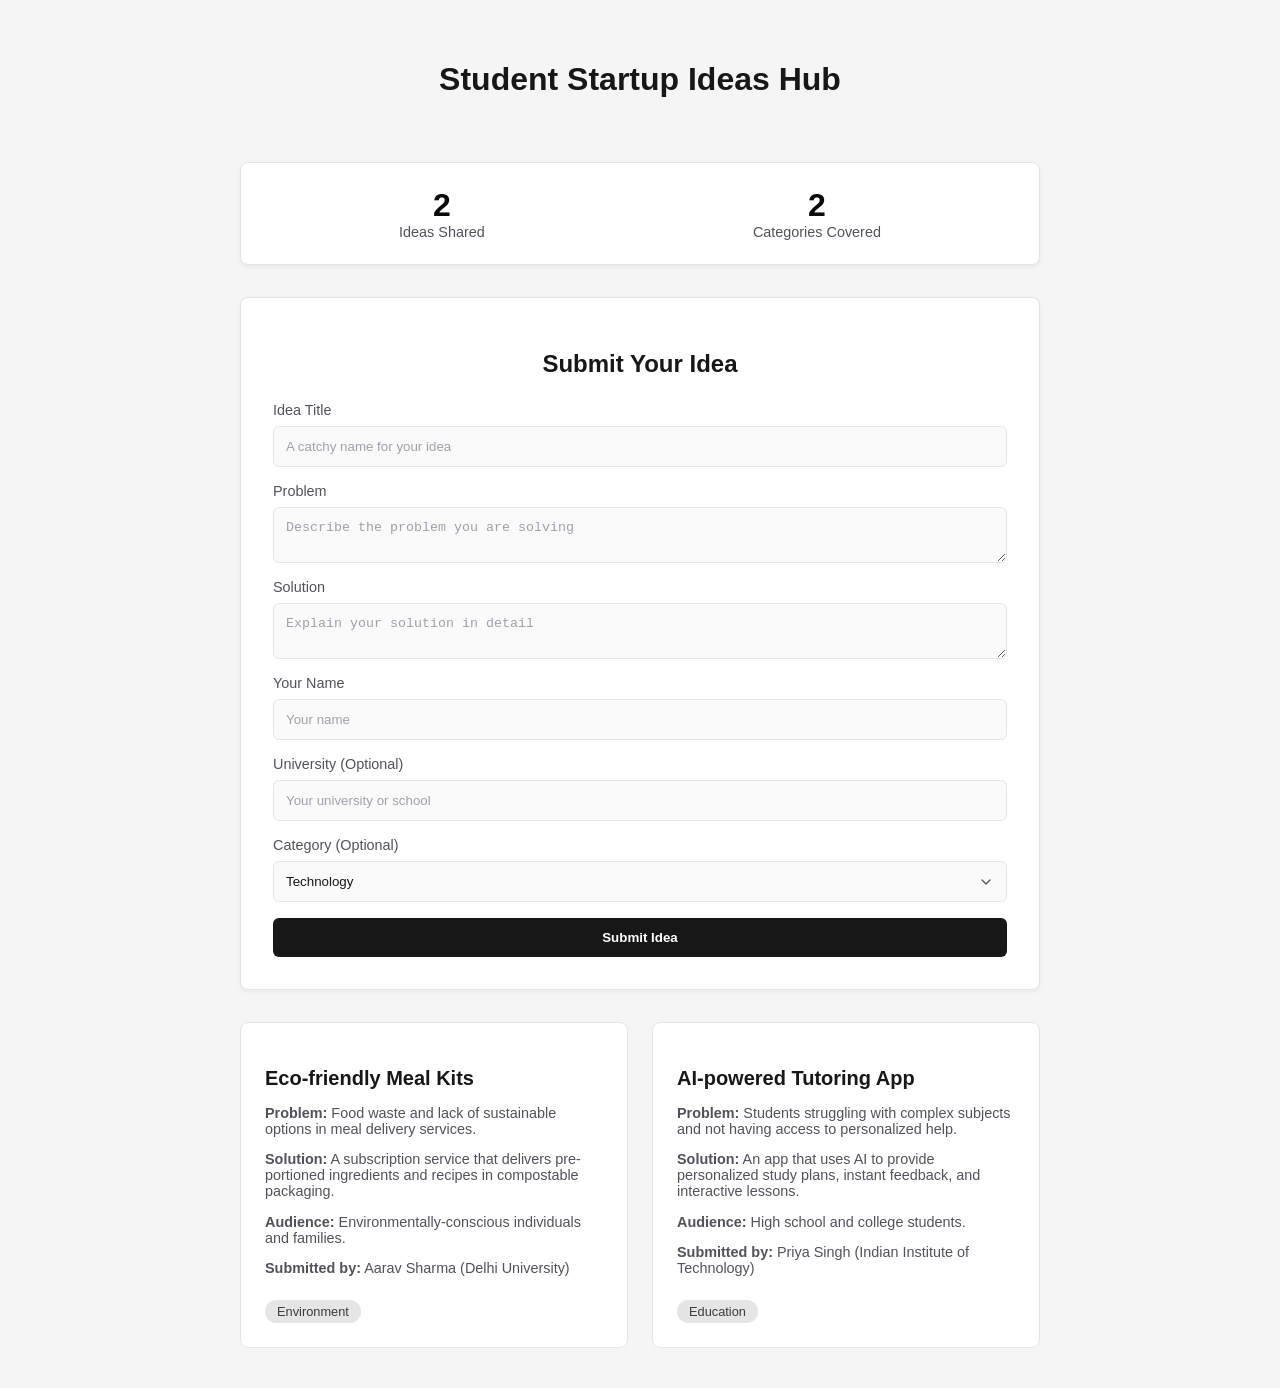
<file: test/index.html>
<!DOCTYPE html>
<html lang="en">
<head>
    <meta charset="UTF-8" />
    <meta name="viewport" content="width=device-width, initial-scale=1.0" />
    <title>Student Startup Ideas Hub</title>
    <link rel="stylesheet" href="style.css" />
</head>
<body>
<div id="root">
    <h1>Student Startup Ideas Hub</h1>
    <div id="stats-section"></div>
    <div id="submission-form"></div>
    <div id="ideas-container"></div>
</div>

<script src="script.js"></script>
</body>
</html>
</file>
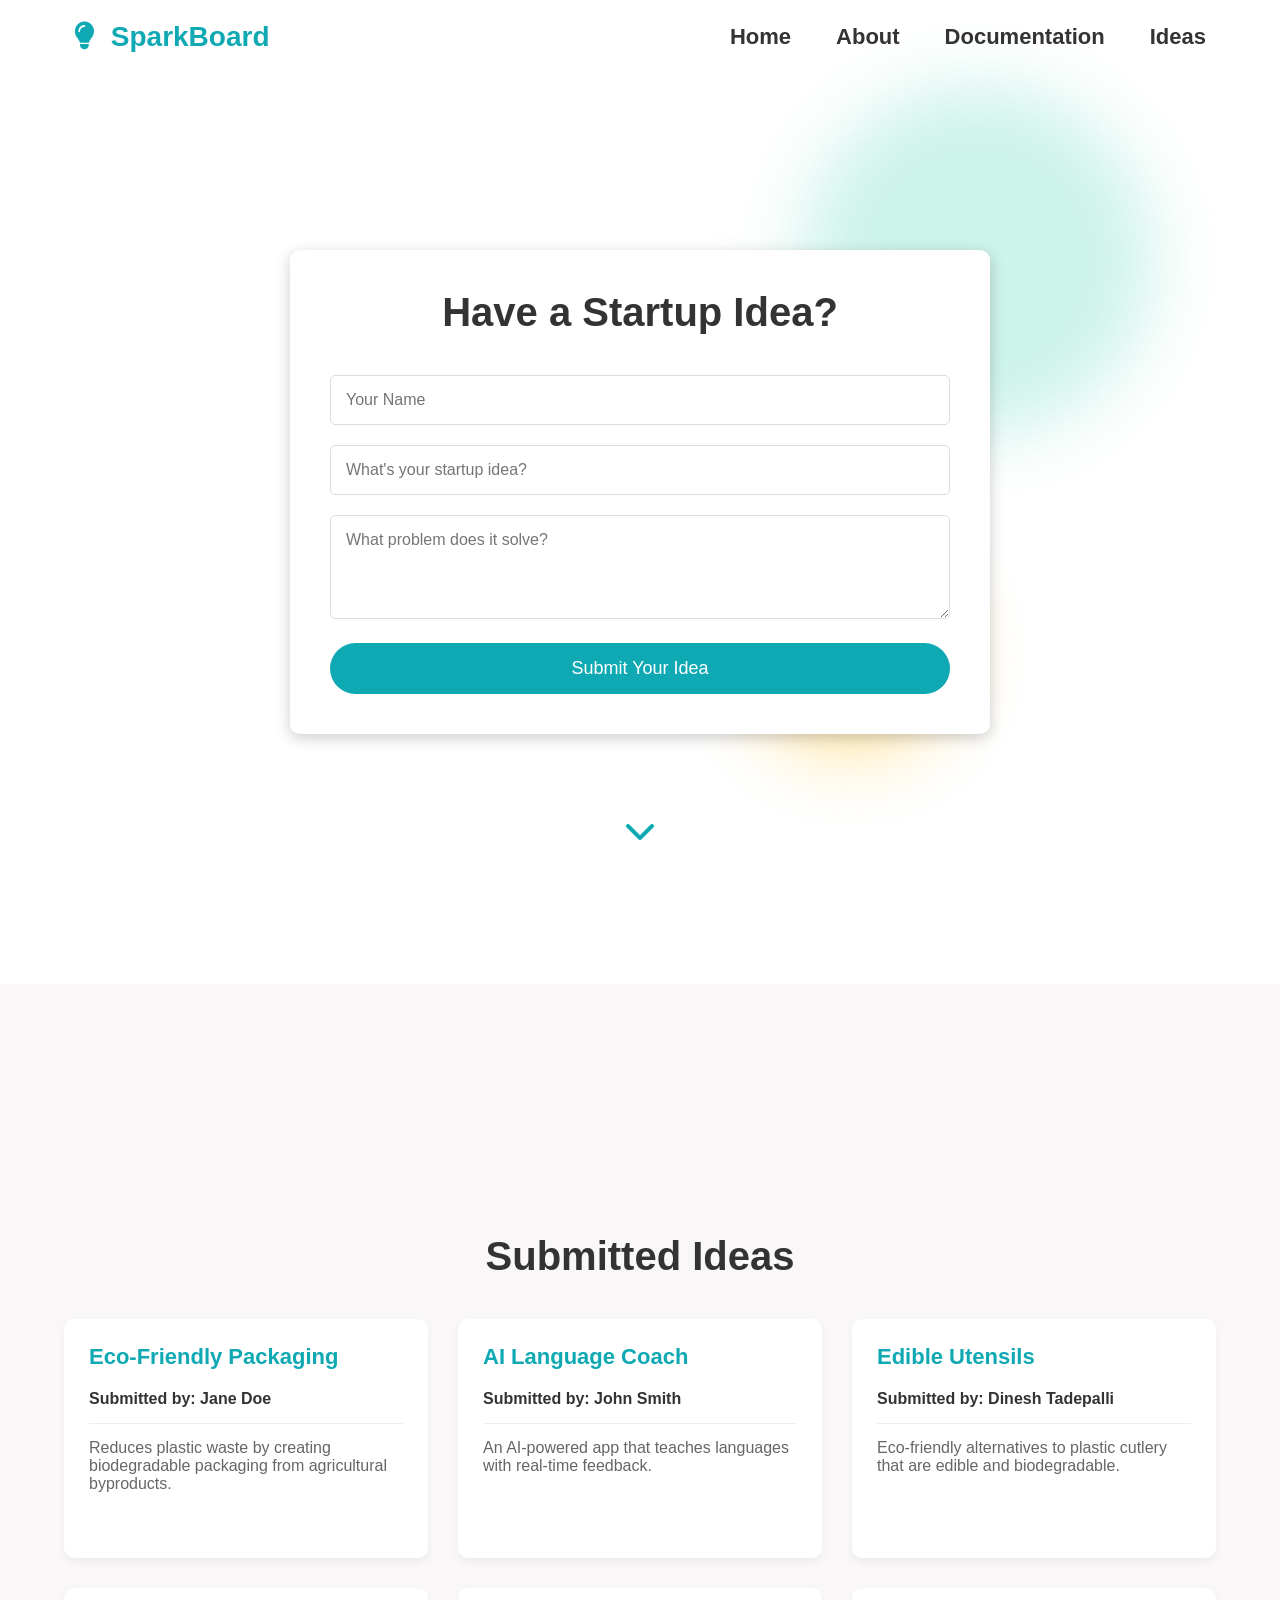
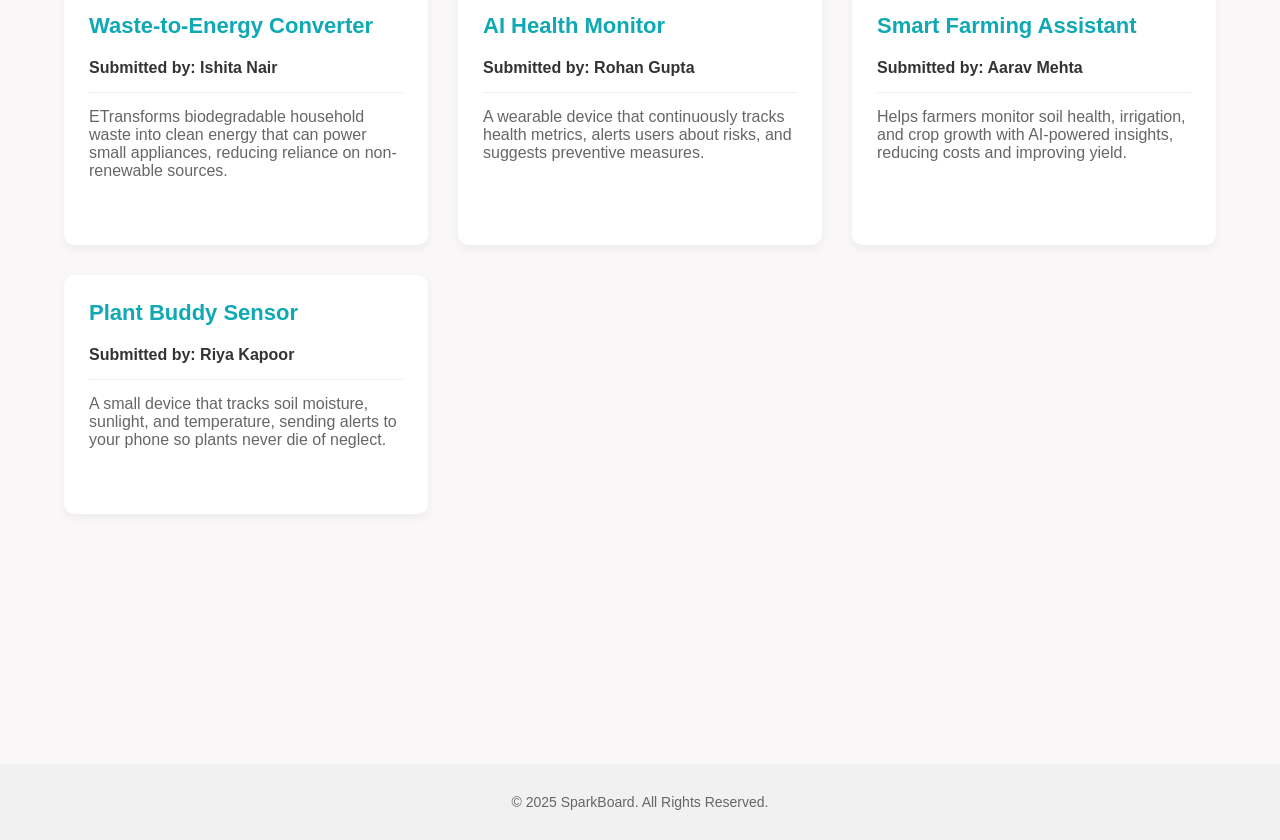
<file: test2/ideas.html>
<!DOCTYPE html>
<html lang="en">
<head>
    <meta charset="UTF-8" />
    <meta name="viewport" content="width=device-width, initial-scale=1.0" />
    <title>SparkBoard - Submitted Ideas</title>
    <link rel="stylesheet" href="global.css" />
    <link rel="stylesheet" href="https://cdnjs.cloudflare.com/ajax/libs/font-awesome/6.5.2/css/all.min.css"/>
</head>
<body>
<!-- Navigation Bar -->
<nav>
    <a href="../src/index.html" class="logo">
        <i class="fa-solid fa-lightbulb"></i> SparkBoard
    </a>
    <ul>
        <li><a href="../src/index.html">Home</a></li>
        <li><a href="../src/index.html#about">About</a></li>
        <li><a href="#">Documentation</a></li>
        <li><a href="ideas.html">Ideas</a></li>
    </ul>
</nav>

<!-- Background Shapes -->
<div class="hero-visual">
    <div class="shape shape-1"></div>
    <div class="shape shape-2"></div>
    <div class="shape shape-3"></div>
</div>

<!-- Submit Idea Section -->
<section id="submit-idea" class="section">
    <div class="idea-form-container">
        <h2>Have a Startup Idea?</h2>
        <form class="idea-form" id="ideaForm">
            <input type="text" id="studentName" placeholder="Your Name" required>
            <input type="text" id="startupIdea" placeholder="What's your startup idea?" required>
            <textarea id="problemSolved" rows="4" placeholder="What problem does it solve?" required></textarea>
            <button type="submit">Submit Your Idea</button>
        </form>
    </div>
    <a href="#ideas" class="scroll-down-arrow">
        <i class="fa-solid fa-chevron-down"></i>
    </a>
</section>

<!-- Ideas Section -->
<section id="ideas" class="section alt-bg">
    <h2>Submitted Ideas</h2>
    <div class="ideas-grid" id="ideasGrid">
        <!-- Example Idea Cards -->
        <div class="idea-card">
            <h3>Eco-Friendly Packaging</h3>
            <h4>Submitted by: Jane Doe</h4>
            <p>Reduces plastic waste by creating biodegradable packaging from agricultural byproducts.</p>
        </div>
        <div class="idea-card">
            <h3>AI Language Coach</h3>
            <h4>Submitted by: John Smith</h4>
            <p>An AI-powered app that teaches languages with real-time feedback.</p>
        </div>
        <div class="idea-card">
            <h3>Edible Utensils</h3>
            <h4>Submitted by: Dinesh Tadepalli</h4>
            <p>Eco-friendly alternatives to plastic cutlery that are edible and biodegradable.</p>
        </div>
        <div class="idea-card">
            <h3>Waste-to-Energy Converter</h3>
            <h4>Submitted by: Ishita Nair</h4>
            <p>ETransforms biodegradable household waste into clean energy that can power small appliances, reducing reliance on non-renewable sources.</p>
        </div>
        <div class="idea-card">
            <h3>AI Health Monitor</h3>
            <h4>Submitted by: Rohan Gupta</h4>
            <p>A wearable device that continuously tracks health metrics, alerts users about risks, and suggests preventive measures.</p>
        </div>
        <div class="idea-card">
            <h3>Smart Farming Assistant</h3>
            <h4>Submitted by: Aarav Mehta</h4>
            <p>Helps farmers monitor soil health, irrigation, and crop growth with AI-powered insights, reducing costs and improving yield.</p>
        </div>
        <div class="idea-card">
            <h3>Plant Buddy Sensor</h3>
            <h4>Submitted by: Riya Kapoor</h4>
            <p>A small device that tracks soil moisture, sunlight, and temperature, sending alerts to your phone so plants never die of neglect.</p>
        </div>
    </div>
</section>

<!-- Footer -->
<footer>
    <p>© 2025 SparkBoard. All Rights Reserved.</p>
</footer>

<!-- Script for handling idea submissions -->
<script>
    document.getElementById('ideaForm').addEventListener('submit', function(event) {
        event.preventDefault();

        const studentName = document.getElementById('studentName').value;
        const startupIdea = document.getElementById('startupIdea').value;
        const problemSolved = document.getElementById('problemSolved').value;

        if (!studentName.trim() || !startupIdea.trim() || !problemSolved.trim()) {
            alert('Please fill out all fields!');
            return;
        }

        const ideasGrid = document.getElementById('ideasGrid');
        const newCard = document.createElement('div');
        newCard.className = 'idea-card';
        newCard.innerHTML = `
        <h3>${startupIdea}</h3>
        <h4>Submitted by: ${studentName}</h4>
        <p>${problemSolved}</p>
      `;
        ideasGrid.insertBefore(newCard, ideasGrid.firstChild);

        document.getElementById('ideaForm').reset();
    });
</script>
</body>
</html>
</file>
<file: test/style.css>
body {
    font-family: -apple-system, BlinkMacSystemFont, "Segoe UI", Roboto, sans-serif;
    background-color: #f5f5f5;
    color: #171717;
    display: flex;
    justify-content: center;
    padding: 2rem;
    min-height: 100vh;
}

#root {
    width: 100%;
    max-width: 800px;
    display: flex;
    flex-direction: column;
    gap: 2rem;
}

h1 {
    text-align: center;
    color: #171717;
    margin-bottom: 2rem;
}

/* StatsSection styles */
#stats-section {
    display: flex;
    justify-content: space-around;
    padding: 1.5rem;
    background-color: #ffffff;
    border-radius: 0.5rem;
    border: 1px solid #e5e5e5;
    box-shadow: 0 2px 4px rgba(0, 0, 0, 0.05);
}

.stat-item {
    text-align: center;
}

.stat-value {
    font-size: 2rem;
    font-weight: bold;
    color: #0c0a09;
}

.stat-label {
    font-size: 0.9rem;
    color: #52525b;
}

/* SubmissionForm styles */
#submission-form {
    padding: 2rem;
    background-color: #ffffff;
    border-radius: 0.5rem;
    border: 1px solid #e5e5e5;
    box-shadow: 0 2px 4px rgba(0, 0, 0, 0.05);
}

#submission-form h2 {
    text-align: center;
    margin-bottom: 1.5rem;
    color: #171717;
}

form {
    display: flex;
    flex-direction: column;
    gap: 1rem;
}

.form-field {
    display: flex;
    flex-direction: column;
    gap: 0.5rem;
}

.form-field label {
    font-size: 0.9rem;
    color: #52525b;
}

.form-field input,
.form-field select,
.form-field textarea {
    padding: 0.75rem;
    background-color: #fafafa;
    border: 1px solid #e5e5e5;
    border-radius: 0.375rem;
    color: #171717;
}

.form-field input::placeholder,
.form-field textarea::placeholder {
    color: #a1a1aa;
}

.form-field select {
    -webkit-appearance: none;
    -moz-appearance: none;
    appearance: none;
    background-image: url('data:image/svg+xml;utf8,<svg xmlns="http://www.w3.org/2000/svg" width="24" height="24" viewBox="0 0 24 24" fill="none" stroke="%2352525b" stroke-width="2" stroke-linecap="round" stroke-linejoin="round" class="lucide lucide-chevron-down"><polyline points="6 9 12 15 18 9"></polyline></svg>');
    background-repeat: no-repeat;
    background-position: right 0.75rem center;
    background-size: 1rem;
}

button {
    padding: 0.75rem;
    background-color: #171717;
    color: #ffffff;
    font-weight: bold;
    border: none;
    border-radius: 0.375rem;
    cursor: pointer;
    transition: background-color 0.2s;
}

button:hover {
    background-color: #3b3b3b;
}

/* IdeaCard styles */
#ideas-container {
    display: grid;
    grid-template-columns: repeat(auto-fill, minmax(280px, 1fr));
    gap: 1.5rem;
}

.idea-card {
    padding: 1.5rem;
    background-color: #ffffff;
    border-radius: 0.5rem;
    border: 1px solid #e5e5e5;
    transition: transform 0.2s, box-shadow 0.2s;
}

.idea-card:hover {
    transform: translateY(-5px);
    box-shadow: 0 4px 6px rgba(0, 0, 0, 0.1);
}

.idea-card h3 {
    font-size: 1.25rem;
    margin-bottom: 0.5rem;
    color: #171717;
}

.idea-card .card-content {
    color: #52525b;
    font-size: 0.9rem;
}

.idea-card .card-content p {
    margin-bottom: 0.5rem;
}

.idea-card .category {
    display: inline-block;
    background-color: #e5e5e5;
    color: #3b3b3b;
    padding: 0.25rem 0.75rem;
    border-radius: 9999px;
    font-size: 0.8rem;
    margin-top: 1rem;
}
</file>
<file: test2/global.css>
/* Using variables for easier color management */
:root {
    --primary-color: #0fa9b4;
    --primary-light: #9be7d6;
    --secondary-color: #4a90e2;
    --bg-light: #f9f7f7;
    --bg-white: #ffffff;
    --text-dark: #333;
    --text-light: #666;
    --gradient-start: #e0f7fa;
    --gradient-end: #ffffff;
}

* {
    margin: 0;
    padding: 0;
    box-sizing: border-box;
    font-family: "Segoe UI", Tahoma, Geneva, Verdana, sans-serif;
}

html,
body {
    height: 100%;
}

html {
    scroll-behavior: smooth;
}

body {
    display: flex;
    flex-direction: column;
    color: var(--text-dark);
}

.content-wrapper {
    flex-grow: 1;
}

/*----------------------------------Nav Section----------------------------------*/
nav {
    display: flex;
    justify-content: space-between;
    align-items: center;
    background-color: transparent;
    padding: 16px 5%;
    position: absolute;
    width: 100%;
    top: 0;
    z-index: 1000;
}

/* New Logo Style */
.logo {
    font-size: 28px; /* Slightly smaller for a cleaner look */
    font-weight: 700;
    color: var(--primary-color);
    text-decoration: none;
}

.logo i {
    font-size: 28px; /* Matches the new logo font size */
    margin-right: 8px; /* Reduced space */
}

nav ul {
    display: flex;
    gap: 25px; /* Reduced gap for a tighter layout */
}

nav li {
    list-style: none;
}

nav a {
    color: var(--text-dark);
    text-decoration: none;
    font-weight: 600;
    font-size: 22px; /* Reduced font size for a sleeker feel */
    transition: all 0.3s;
    padding: 5px 10px;
    position: relative;
}

nav a:hover {
    color: var(--primary-color);
    background-color: transparent;
}

/* Underline Hover Effect for a modern look */
nav a::after {
    content: '';
    position: absolute;
    bottom: -5px;
    left: 0;
    width: 100%;
    height: 3px;
    background-color: var(--primary-color);
    transform: scaleX(0); /* Initially invisible */
    transform-origin: bottom right;
    transition: transform 0.3s ease-out;
}

/*----------------------------------Headline Section----------------------------------*/
.content {
    display: flex;
    justify-content: space-between;
    align-items: center;
    min-height: 80vh;
    padding: 0 5%;
    padding-top: 150px;
    overflow: hidden;
    position: relative;
}

.headline {
    flex-basis: 50%;
    text-align: left;
    z-index: 10;
}

.content .headline h1 {
    font-size: 60px;
    font-weight: 800;
    color: var(--text-dark);
    line-height: 1.2;
}

.content .headline h3 {
    padding-top: 20px;
    font-size: 22px;
    font-weight: 300;
    padding-bottom: 40px;
    color: var(--text-light);
    max-width: 500px;
}

#try-button {
    text-decoration: none;
    font-size: 20px;
    padding: 15px 35px;
    border-radius: 50px;
    background-color: var(--primary-color);
    color: #fff;
    transition: all 0.4s ease;
    box-shadow: rgba(100, 100, 111, 0.2) 0px 7px 29px 0px;
}

#try-button:hover {
    background-color: #0c8a94;
    color: #fff;
    transform: translateY(-3px);
    box-shadow: rgba(15, 169, 180, 0.4) 0px 10px 30px 0px;
}

#try-button i {
    margin-left: 10px;
    transition: transform 0.3s ease;
}

#try-button:hover i {
    transform: translateX(5px);
}

/*----------------------------------Background Visuals----------------------------------*/
.hero-visual {
    position: fixed;
    top: -50px;
    left: 0;
    width: 100%;
    height: 100%;
    z-index: -1;
    overflow: hidden;
}

.shape {
    position: absolute;
    border-radius: 50%;
    filter: blur(35px);
    opacity: 0.5;
    transition: all 1.5s ease-in-out;
}

/* Initial position on the right */
.shape-1 {
    width: 350px;
    height: 350px;
    background-color: var(--primary-light);
    top: 15%;
    right: 10%;
    transform: translate(0);
    animation: float 10s ease-in-out infinite;
}

.shape-2 {
    width: 280px;
    height: 280px;
    background-color: var(--secondary-color);
    top: 40%;
    right: 30%;
    transform: translate(0);
    animation: float 12s ease-in-out infinite reverse;
}

.shape-3 {
    width: 220px;
    height: 220px;
    background-color: #ffda79;
    bottom: 10%;
    right: 25%;
    opacity: 0.6;
    transform: translate(0);
    animation: float 14s ease-in-out infinite;
}

/* Scroll-triggered state for a more subtle movement */
body.scrolled .shape-1 {
    top: 25%;
    right: 5%;
    transform: scale(1.1); /* Subtle scale up */
}

body.scrolled .shape-2 {
    top: 60%;
    right: 25%;
    transform: scale(1.2); /* Subtle scale up */
}

body.scrolled .shape-3 {
    bottom: 50%;
    right: 30%;
    transform: scale(1.1); /* Subtle scale up */
}

/* Animation for the shapes */
@keyframes float {
    0%, 100% {
        transform: translateY(0);
    }
    50% {
        transform: translateY(-30px) translateX(20px);
    }
}
/*----------------------------------Section Styling----------------------------------*/
.section {
    padding: 80px 5%;
    text-align: center;
}

.section h2 {
    font-size: 40px;
    margin-bottom: 20px;
    color: var(--text-dark);
}

.section p {
    font-size: 18px;
    color: var(--text-light);
    margin: 0 auto 40px auto;
    max-width: 600px;
}

.alt-bg {
    background-color: var(--bg-light);
}

/*----------------------------------About Section----------------------------------*/

#about {
    display: flex;
    justify-content: space-between;
    align-items: center;
    min-height: 80vh;
    padding: 50px 5%;
    overflow: hidden;
    position: relative;
}

.about-container {
    flex-basis: 50%;
    text-align: left;
    z-index: 10;
}

#about .about-container h1 {
    font-size: 60px;
    font-weight: 800;
    color: var(--text-dark);
    line-height: 1.2;
}

#about .about-container h3 {
    padding-top: 20px;
    padding-left: 2px;
    font-size: 22px;
    font-weight: 300;
    padding-bottom: 40px;
    color: var(--text-light);
    max-width: 750px;
}


/*----------------------------------Footer----------------------------------*/
footer {
    text-align: center;
    padding: 30px 0;
    background-color: #f1f1f1;
    font-size: 14px;
    color: #666;
}

/*----------------------------------Ideas Webpage----------------------------------*/

.section {
    padding: 250px 5%;
    text-align: center;
}
.section h2 {
    font-size: 40px;
    margin-bottom: 40px;
    color: var(--text-dark);
}
.idea-form-container {
    background-color: white;
    border-radius: 10px;
    padding: 40px;
    max-width: 700px;
    margin: 0 auto;
    box-shadow: 0 4px 15px rgba(0, 0, 0, 0.2);
}

/* Arrow for Scroll Down */
.scroll-down-arrow {
    position: absolute;
    bottom: 50px;
    left: 50%;
    transform: translateX(-50%);
    font-size: 2rem;
    color: var(--primary-color);
    animation: bounce 2s infinite;
    text-decoration: none;
}

/* Updated Bounce Keyframe Animation */
@keyframes bounce {
    0%, 20%, 50%, 80%, 100% {
        transform: translateY(0);
    }
    40% {
        transform: translateY(-20px);
    }
    60% {
        transform: translateY(-10px);
    }
}

.idea-form input,
.idea-form textarea {
    width: 100%;
    padding: 15px;
    margin-bottom: 20px;
    border-radius: 5px;
    border: 1px solid #ddd;
    font-size: 16px;
}
.idea-form button {
    background-color: var(--primary-color);
    color: white;
    padding: 15px 30px;
    border: none;
    border-radius: 50px;
    font-size: 18px;
    cursor: pointer;
    width: 100%;
    transition: background-color 0.3s;
}
.idea-form button:hover {
    background-color: #0c8a94;
}
.ideas-grid {
    display: grid;
    grid-template-columns: repeat(auto-fill, minmax(300px, 1fr));
    gap: 30px;
    margin-top: 40px;
}
.idea-card {
    background-color: white;
    border-radius: 10px;
    padding: 25px;
    text-align: left;
    box-shadow: 0 4px 8px rgba(0, 0, 0, 0.05);
    transition: transform 0.3s, box-shadow 0.3s;
}
.idea-card:hover {
    transform: translateY(-5px);
    box-shadow: 0 8px 16px rgba(0, 0, 0, 0.1);
}
.idea-card h3 {
    font-size: 22px;
    color: var(--primary-color);
    margin-bottom: 20px;
}
.idea-card h4 {
    font-size: 16px;
    font-weight: 600;
    color: var(--text-dark);
    margin-bottom: 15px;
}
.idea-card p {
    font-size: 16px;
    color: var(--text-light);
    border-top: 1px solid #eee;
    padding-top: 15px;
}

/*----------------------------------Footer for Ideas Webpage----------------------------------*/

footer {
    text-align: center;
    padding: 30px 0;
    background-color: #f1f1f1;
    font-size: 14px;
    color: #666;
}
</file>
